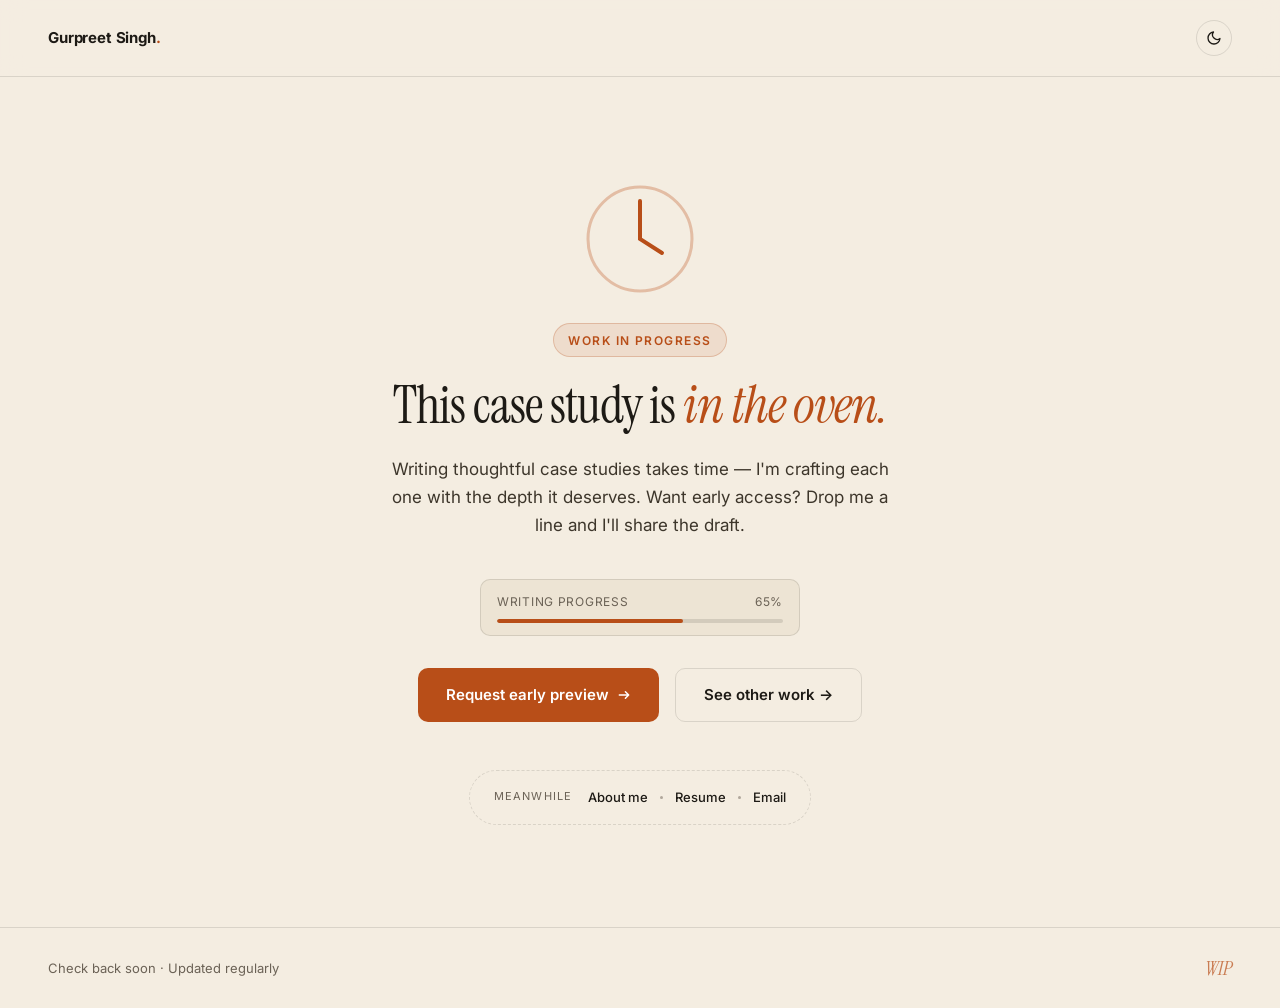
<file: coming-soon.html>
<!DOCTYPE html>
<html lang="en" data-theme="dark">
<head>
<meta charset="UTF-8">
<meta name="viewport" content="width=device-width, initial-scale=1">
<title>Coming soon · Gurpreet Singh</title>
<meta name="description" content="This case study is being written. Check back shortly or get in touch for a preview.">
<meta name="robots" content="noindex, follow">
<link rel="icon" type="image/svg+xml" href="data:image/svg+xml,%3Csvg xmlns='http://www.w3.org/2000/svg' viewBox='0 0 32 32'%3E%3Crect width='32' height='32' rx='8' fill='%23b84e18'/%3E%3Ctext x='16' y='22' font-family='Georgia,serif' font-size='18' font-weight='700' text-anchor='middle' fill='%23fff'%3EG%3C/text%3E%3C/svg%3E">
<link rel="preconnect" href="https://fonts.googleapis.com">
<link rel="preconnect" href="https://fonts.gstatic.com" crossorigin>
<link href="https://fonts.googleapis.com/css2?family=Inter:wght@300;400;500;600;700&family=Instrument+Serif:ital@0;1&display=swap" rel="stylesheet">
<link rel="stylesheet" href="error.css">
<style>
  /* Coming-soon page-specific accents */
  .err-code svg.construction { color: var(--accent); }
  .cs-progress {
    max-width: 320px; margin: 0 auto 2rem;
    padding: 0.75rem 1rem;
    border: 1px solid var(--border);
    border-radius: var(--r-sm);
    background: var(--bg-subtle);
  }
  .cs-progress-label {
    display: flex; justify-content: space-between;
    font-size: 0.75rem; letter-spacing: 0.06em;
    text-transform: uppercase; color: var(--text-muted);
    margin-bottom: 0.5rem;
  }
  .cs-progress-bar {
    height: 4px; background: var(--border); border-radius: 4px;
    overflow: hidden; position: relative;
  }
  .cs-progress-fill {
    position: absolute; left: 0; top: 0; height: 100%;
    width: 65%; background: var(--accent); border-radius: 4px;
    animation: csFill 2.5s ease-out forwards;
  }
  @keyframes csFill {
    from { width: 0%; }
    to   { width: 65%; }
  }
</style>
</head>
<body>
  <nav class="err-nav">
    <a href="/" class="err-brand">Gurpreet Singh<span>.</span></a>
    <button class="err-theme" id="theme-btn" aria-label="Toggle theme">
      <svg class="sun"  width="16" height="16" viewBox="0 0 24 24" fill="none" stroke="currentColor" stroke-width="2" stroke-linecap="round" stroke-linejoin="round"><circle cx="12" cy="12" r="4"/><path d="M12 2v2M12 20v2M4.93 4.93l1.41 1.41M17.66 17.66l1.41 1.41M2 12h2M20 12h2M4.93 19.07l1.41-1.41M17.66 6.34l1.41-1.41"/></svg>
      <svg class="moon" width="16" height="16" viewBox="0 0 24 24" fill="none" stroke="currentColor" stroke-width="2" stroke-linecap="round" stroke-linejoin="round"><path d="M21 12.79A9 9 0 1 1 11.21 3 7 7 0 0 0 21 12.79z"/></svg>
    </button>
  </nav>

  <main class="err-main">
    <div class="err-grid" aria-hidden="true"></div>

    <div class="err-content">
      <div class="err-code" aria-hidden="true">
        <svg class="construction" width="120" height="120" viewBox="0 0 120 120" fill="none">
          <circle cx="60" cy="60" r="52" stroke="currentColor" stroke-width="3" opacity="0.3"/>
          <path d="M60 22v38l22 14" stroke="currentColor" stroke-width="4" stroke-linecap="round"/>
        </svg>
      </div>

      <span class="err-label">Work in progress</span>
      <h1 class="err-title">This case study is <em>in the oven.</em></h1>
      <p class="err-sub">Writing thoughtful case studies takes time — I'm crafting each one with the depth it deserves. Want early access? Drop me a line and I'll share the draft.</p>

      <div class="cs-progress" aria-label="Estimated progress">
        <div class="cs-progress-label">
          <span>Writing progress</span>
          <span>65%</span>
        </div>
        <div class="cs-progress-bar">
          <div class="cs-progress-fill"></div>
        </div>
      </div>

      <div class="err-actions">
        <a href="/#contact" class="btn-primary">
          Request early preview
          <svg width="14" height="14" viewBox="0 0 15 15" fill="none"><path d="M2.5 7.5h10M9 4l3.5 3.5L9 11" stroke="currentColor" stroke-width="1.6" stroke-linecap="round" stroke-linejoin="round"/></svg>
        </a>
        <a href="/#work" class="btn-secondary">See other work →</a>
      </div>

      <div class="err-links">
        <span class="err-links-label">Meanwhile</span>
        <a href="/#about">About me</a>
        <span class="err-dot"></span>
        <a href="Gurpreet_Singh_Resume.pdf" download>Resume</a>
        <span class="err-dot"></span>
        <a href="mailto:gssandhu1990@gmail.com">Email</a>
      </div>
    </div>
  </main>

  <footer class="err-foot">
    <span>Check back soon · Updated regularly</span>
    <span class="err-code-small">WIP</span>
  </footer>

  <script src="error.js" defer></script>
</body>
</html>
</file>
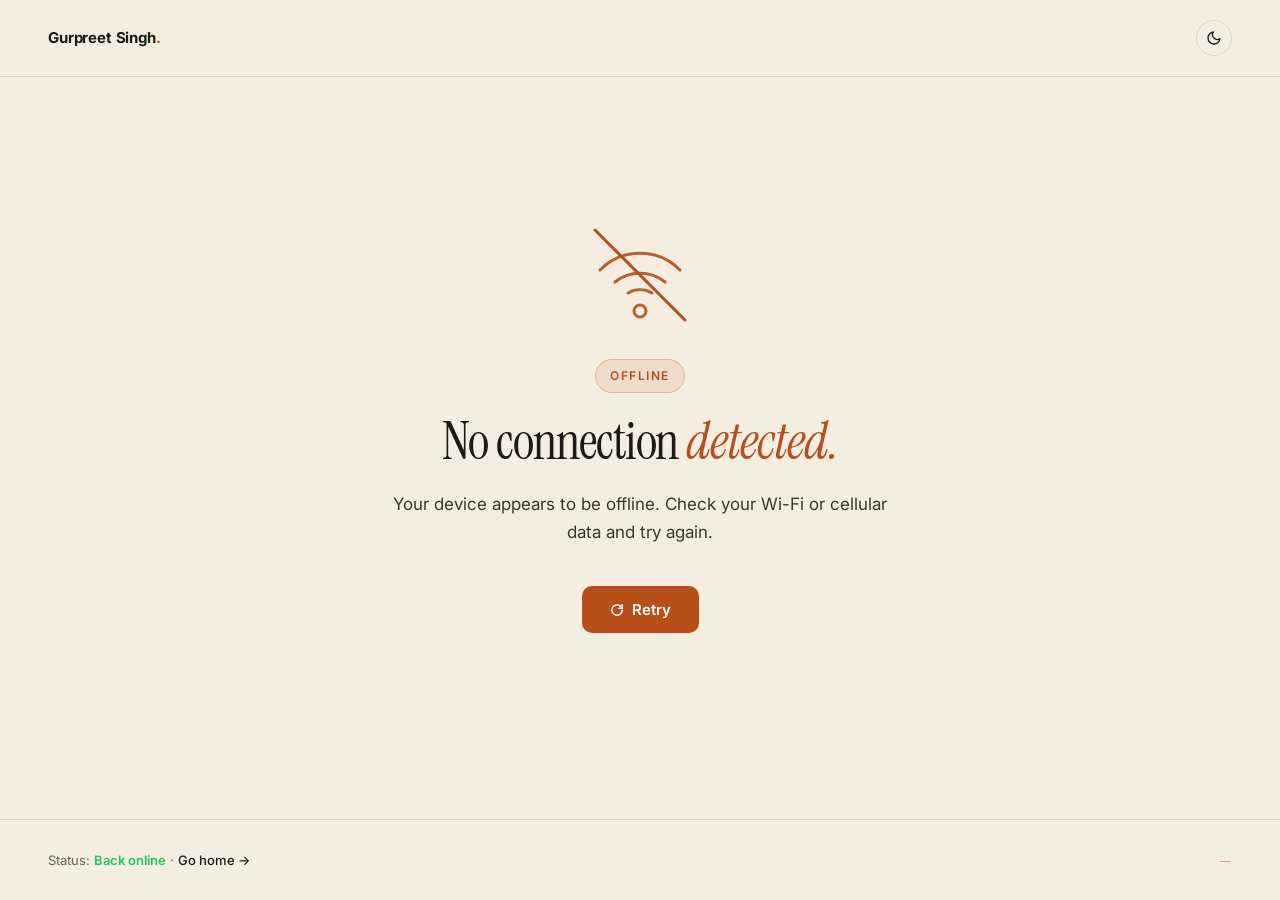
<file: offline.html>
<!DOCTYPE html>
<html lang="en" data-theme="dark">
<head>
<meta charset="UTF-8">
<meta name="viewport" content="width=device-width, initial-scale=1">
<title>Offline · Gurpreet Singh</title>
<meta name="description" content="You appear to be offline. Check your connection and try again.">
<meta name="robots" content="noindex, nofollow">
<link rel="icon" type="image/svg+xml" href="data:image/svg+xml,%3Csvg xmlns='http://www.w3.org/2000/svg' viewBox='0 0 32 32'%3E%3Crect width='32' height='32' rx='8' fill='%23b84e18'/%3E%3Ctext x='16' y='22' font-family='Georgia,serif' font-size='18' font-weight='700' text-anchor='middle' fill='%23fff'%3EG%3C/text%3E%3C/svg%3E">
<link rel="preconnect" href="https://fonts.googleapis.com">
<link rel="preconnect" href="https://fonts.gstatic.com" crossorigin>
<link href="https://fonts.googleapis.com/css2?family=Inter:wght@300;400;500;600;700&family=Instrument+Serif:ital@0;1&display=swap" rel="stylesheet">
<link rel="stylesheet" href="error.css">
</head>
<body>
  <nav class="err-nav">
    <a href="/" class="err-brand">Gurpreet Singh<span>.</span></a>
    <button class="err-theme" id="theme-btn" aria-label="Toggle theme">
      <svg class="sun"  width="16" height="16" viewBox="0 0 24 24" fill="none" stroke="currentColor" stroke-width="2" stroke-linecap="round" stroke-linejoin="round"><circle cx="12" cy="12" r="4"/><path d="M12 2v2M12 20v2M4.93 4.93l1.41 1.41M17.66 17.66l1.41 1.41M2 12h2M20 12h2M4.93 19.07l1.41-1.41M17.66 6.34l1.41-1.41"/></svg>
      <svg class="moon" width="16" height="16" viewBox="0 0 24 24" fill="none" stroke="currentColor" stroke-width="2" stroke-linecap="round" stroke-linejoin="round"><path d="M21 12.79A9 9 0 1 1 11.21 3 7 7 0 0 0 21 12.79z"/></svg>
    </button>
  </nav>

  <main class="err-main">
    <div class="err-grid" aria-hidden="true"></div>

    <div class="err-content">
      <div class="err-code" aria-hidden="true">
        <svg width="120" height="120" viewBox="0 0 120 120" fill="none">
          <path d="M60 90a6 6 0 110 12 6 6 0 010-12zM20 55a56 56 0 0180 0M35 67a40 40 0 0150 0M48 78a24 24 0 0124 0" stroke="currentColor" stroke-width="3" stroke-linecap="round" opacity="0.9"/>
          <line x1="15" y1="15" x2="105" y2="105" stroke="currentColor" stroke-width="3" stroke-linecap="round"/>
        </svg>
      </div>

      <span class="err-label">Offline</span>
      <h1 class="err-title">No connection <em>detected.</em></h1>
      <p class="err-sub">Your device appears to be offline. Check your Wi-Fi or cellular data and try again.</p>

      <div class="err-actions">
        <button onclick="location.reload()" class="btn-primary">
          <svg width="14" height="14" viewBox="0 0 15 15" fill="none"><path d="M13 7.5a5.5 5.5 0 1 1-1.6-3.9M13 2v3.5h-3.5" stroke="currentColor" stroke-width="1.6" stroke-linecap="round" stroke-linejoin="round"/></svg>
          Retry
        </button>
      </div>
    </div>
  </main>

  <footer class="err-foot">
    <span id="conn-status">Status: <strong>Offline</strong></span>
    <span class="err-code-small">—</span>
  </footer>

  <script src="error.js" defer></script>
  <script>
    /* live connection status */
    (function () {
      var s = document.getElementById('conn-status');
      function update() {
        if (navigator.onLine) {
          s.innerHTML = 'Status: <strong style="color:#22c55e;">Back online</strong> · <a href="/">Go home →</a>';
        } else {
          s.innerHTML = 'Status: <strong>Offline</strong>';
        }
      }
      window.addEventListener('online',  update);
      window.addEventListener('offline', update);
      update();
    })();
  </script>
</body>
</html>
</file>
<file: error.css>
/* ═══════════════════════════════════════════════════════════════
   Error pages — shared design system
   Matches main portfolio language (same palette, typography, motion)
   ═══════════════════════════════════════════════════════════════ */

*, *::before, *::after { margin: 0; padding: 0; box-sizing: border-box; }

:root {
  --accent:       #b84e18;
  --accent-soft:  rgba(184, 78, 24, 0.1);
  --bg:           #0f0f11;
  --bg-subtle:    #1a1a1d;
  --bg-card:      #161618;
  --text:         #f0ede8;
  --text-secondary: #c9c4bb;
  --text-muted:   #8a857e;
  --border:       rgba(240, 237, 232, 0.09);
  --r:            18px;
  --r-sm:         10px;
}
[data-theme="light"] {
  --bg:           #f4ede1;
  --bg-subtle:    #ede4d4;
  --bg-card:      #f9f3e8;
  --text:         #1d1a15;
  --text-secondary: #3d362b;
  --text-muted:   #6b6256;
  --border:       rgba(29, 26, 21, 0.12);
}

html, body {
  min-height: 100vh;
  background: var(--bg);
  color: var(--text);
  font-family: 'Inter', -apple-system, BlinkMacSystemFont, sans-serif;
  font-weight: 400;
  -webkit-font-smoothing: antialiased;
  -moz-osx-font-smoothing: grayscale;
  line-height: 1.6;
}
body {
  display: flex;
  flex-direction: column;
  min-height: 100vh;
  transition: background-color 0.3s ease, color 0.3s ease;
}

a { color: var(--accent); text-decoration: none; }
a:hover { text-decoration: underline; }

/* ── Top nav ── */
.err-nav {
  position: sticky; top: 0; z-index: 10;
  display: flex; align-items: center; justify-content: space-between;
  padding: 1.25rem clamp(1.25rem, 5vw, 3rem);
  backdrop-filter: blur(12px);
  -webkit-backdrop-filter: blur(12px);
  background: rgba(15, 15, 17, 0.7);
  border-bottom: 1px solid var(--border);
}
[data-theme="light"] .err-nav { background: rgba(244, 237, 225, 0.7); }
.err-brand {
  font-size: 0.9375rem; font-weight: 700; letter-spacing: -0.01em;
  color: var(--text); text-decoration: none;
}
.err-brand span { color: var(--accent); }
.err-theme {
  width: 36px; height: 36px; border-radius: 50%;
  background: transparent; border: 1px solid var(--border);
  color: var(--text); cursor: pointer;
  display: flex; align-items: center; justify-content: center;
  transition: border-color 0.2s, transform 0.2s;
}
.err-theme:hover { border-color: var(--accent); transform: rotate(-15deg); }
.err-theme .moon { display: none; }
[data-theme="light"] .err-theme .sun  { display: none; }
[data-theme="light"] .err-theme .moon { display: inline-block; }

/* ── Hero layout ── */
.err-main {
  flex: 1; position: relative;
  display: flex; align-items: center; justify-content: center;
  padding: clamp(3rem, 8vw, 7rem) clamp(1.25rem, 5vw, 3rem);
  overflow: hidden;
}

/* Background grid/texture */
.err-grid {
  position: absolute; inset: 0; pointer-events: none; z-index: 0;
  background-image:
    repeating-linear-gradient(-45deg, transparent, transparent 28px, rgba(240,237,232,0.03) 28px, rgba(240,237,232,0.03) 29px);
  mask-image: radial-gradient(ellipse 80% 70% at 50% 50%, black 30%, transparent 90%);
  -webkit-mask-image: radial-gradient(ellipse 80% 70% at 50% 50%, black 30%, transparent 90%);
}
[data-theme="light"] .err-grid { background-image: none; }

.err-content {
  position: relative; z-index: 1;
  max-width: 680px; text-align: center;
}

/* Giant error code */
.err-code {
  font-family: 'Instrument Serif', Georgia, serif;
  font-size: clamp(7rem, 22vw, 14rem);
  line-height: 0.9;
  color: var(--text);
  letter-spacing: -0.06em;
  font-style: italic;
  font-weight: 400;
  display: flex; justify-content: center; gap: 0.02em;
  margin-bottom: 1.5rem;
  user-select: none;
}
.err-code .d  { animation: errFloat 4s ease-in-out infinite; }
.err-code .o  {
  color: var(--accent);
  animation: errFloat 4s ease-in-out infinite 0.3s, errSpin 8s linear infinite;
  display: inline-block;
  position: relative;
}
.err-code .d:nth-child(3) { animation-delay: 0.6s; }
@keyframes errFloat {
  0%, 100% { transform: translateY(0); }
  50%      { transform: translateY(-12px); }
}
@keyframes errSpin {
  from { transform: translateY(-12px) rotate(0deg); }
  to   { transform: translateY(-12px) rotate(360deg); }
}

.err-code svg { color: var(--accent); animation: errFloat 4s ease-in-out infinite; }

.err-label {
  display: inline-block;
  font-size: 0.75rem; letter-spacing: 0.12em;
  text-transform: uppercase; color: var(--accent);
  font-weight: 600;
  padding: 0.4rem 0.9rem;
  background: var(--accent-soft);
  border: 1px solid rgba(184, 78, 24, 0.25);
  border-radius: 100px;
  margin-bottom: 1.25rem;
}

.err-title {
  font-family: 'Instrument Serif', Georgia, serif;
  font-size: clamp(2rem, 5vw, 3.25rem);
  font-weight: 400;
  line-height: 1.1;
  letter-spacing: -0.02em;
  color: var(--text);
  margin-bottom: 1.25rem;
}
.err-title em {
  font-style: italic; color: var(--accent);
}

.err-sub {
  font-size: clamp(0.9375rem, 2vw, 1.0625rem);
  color: var(--text-secondary);
  max-width: 520px; margin: 0 auto 2.5rem;
  line-height: 1.65;
}

/* Buttons */
.err-actions {
  display: inline-flex; gap: 1rem; flex-wrap: wrap; justify-content: center;
  margin-bottom: 3rem;
}
.btn-primary, .btn-secondary {
  display: inline-flex; align-items: center; gap: 0.5rem;
  padding: 0.875rem 1.75rem;
  border-radius: var(--r-sm);
  font-size: 0.9375rem; font-weight: 600;
  font-family: inherit; cursor: pointer;
  text-decoration: none;
  transition: transform 0.2s, background 0.2s, border-color 0.2s, box-shadow 0.2s;
  border: none;
}
.btn-primary {
  background: var(--accent); color: #fff;
}
.btn-primary:hover {
  transform: translateY(-2px);
  box-shadow: 0 8px 24px rgba(184, 78, 24, 0.35);
  text-decoration: none;
}
.btn-secondary {
  background: transparent;
  color: var(--text);
  border: 1px solid var(--border);
}
.btn-secondary:hover {
  border-color: var(--accent);
  color: var(--accent);
  transform: translateY(-2px);
  text-decoration: none;
}

/* Quick links */
.err-links {
  display: inline-flex; align-items: center; gap: 0.75rem;
  flex-wrap: wrap; justify-content: center;
  padding: 1rem 1.5rem;
  border: 1px dashed var(--border);
  border-radius: 100px;
  font-size: 0.8125rem;
  color: var(--text-muted);
}
.err-links a { color: var(--text); font-weight: 500; }
.err-links a:hover { color: var(--accent); text-decoration: none; }
.err-links-label {
  font-size: 0.6875rem; letter-spacing: 0.1em;
  text-transform: uppercase; color: var(--text-muted);
  padding-right: 0.25rem;
}
.err-dot {
  width: 3px; height: 3px; border-radius: 50%;
  background: var(--text-muted);
  opacity: 0.5;
}

/* Footer */
.err-foot {
  padding: 1.5rem clamp(1.25rem, 5vw, 3rem);
  border-top: 1px solid var(--border);
  display: flex; align-items: center; justify-content: space-between;
  gap: 1rem; flex-wrap: wrap;
  font-size: 0.8125rem; color: var(--text-muted);
}
.err-foot a { color: var(--text); font-weight: 500; }
.err-foot strong { color: var(--text); font-weight: 600; }
.err-code-small {
  font-family: 'Instrument Serif', Georgia, serif;
  font-size: 1.25rem; color: var(--accent); font-style: italic;
  opacity: 0.7;
}

/* Motion preferences */
@media (prefers-reduced-motion: reduce) {
  .err-code .d, .err-code .o, .err-code svg { animation: none !important; }
  .err-theme:hover { transform: none; }
  .btn-primary:hover, .btn-secondary:hover { transform: none; }
}

@media (max-width: 540px) {
  .err-actions .btn-primary,
  .err-actions .btn-secondary { width: 100%; justify-content: center; }
}
</file>
